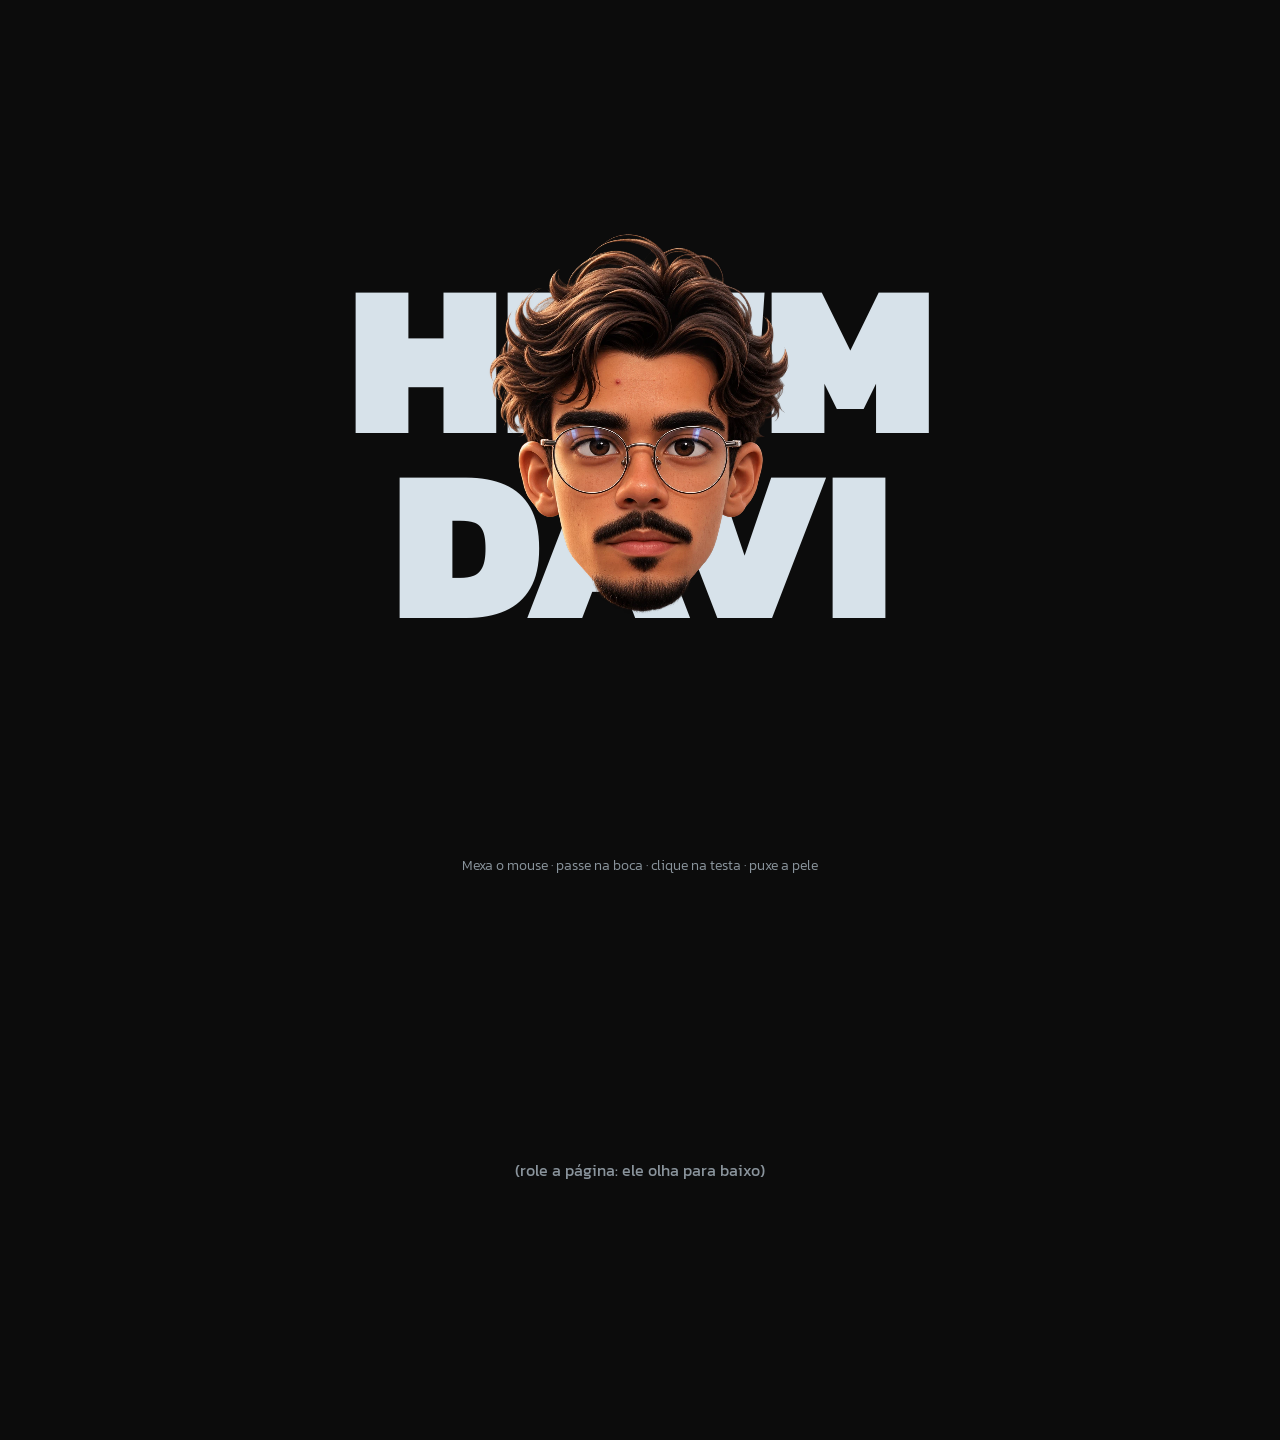
<file: retrato/prototipo.html>
<!doctype html>
<html lang="pt-BR">
<head>
<meta charset="utf-8">
<meta name="viewport" content="width=device-width,initial-scale=1">
<title>Retrato vivo</title>
<link rel="preconnect" href="https://fonts.googleapis.com">
<link href="https://fonts.googleapis.com/css2?family=Kanit:wght@300;500;900&display=swap" rel="stylesheet">
<style>
  :root { --bg: #0c0c0c; --fg: #d7e2ea; --muted: #8a949c; }
  * { box-sizing: border-box; margin: 0; padding: 0; }
  html, body { background: var(--bg); color: var(--fg); font-family: Kanit, system-ui, sans-serif; overflow-x: hidden; }
  .hero { position: relative; height: 100vh; min-height: 560px; overflow: hidden; }
  .titulo { position: absolute; inset: 0; display: grid; place-items: center; text-align: center; pointer-events: none;
            font-weight: 900; font-size: clamp(64px, 17vw, 300px); line-height: .85; letter-spacing: -.02em; text-transform: uppercase; }
  .dica { position: absolute; left: 0; right: 0; bottom: 24px; text-align: center; color: var(--muted); font-weight: 300; font-size: 14px; padding: 0 16px; }

  .hero-portrait-wrap { position: absolute; left: 50%; top: 50%; transform: translate(-50%, -50%); z-index: 10;
                        width: min(440px, 78vw); touch-action: pan-y; }
  .hero-portrait-inner { position: relative; transition: transform .45s cubic-bezier(.3, 1.4, .5, 1); will-change: transform; }
  .hero-portrait-inner.inclinado { transform: rotate(-7deg); }
  .hero-portrait-inner img { display: block; width: 100%; height: auto; user-select: none; -webkit-user-drag: none; }
  #faceGl { position: absolute; left: -35%; top: -35%; width: 170%; height: 170%; pointer-events: none; }
  .depois { height: 60vh; display: grid; place-items: center; color: var(--muted); }
</style>
</head>
<body>
<section class="hero">
  <div class="titulo">Hi, I'm<br>Davi</div>
  <div class="hero-portrait-wrap" id="magnetWrap">
    <div class="hero-portrait-inner" id="magnetInner">
      <img id="faceFallback" src="2-mae/rest.png" alt="Retrato do Davi" />
      <canvas id="faceGl" aria-hidden="true"></canvas>
    </div>
  </div>
  <p class="dica">Mexa o mouse · passe na boca · clique na testa · puxe a pele</p>
</section>
<div class="depois">(role a página: ele olha para baixo)</div>

<!-- imagens embutidas (geradas por embutir.py): só usadas quando a página é aberta direto do disco -->
<script src="imagens.js"></script>
<script>
  // ===== RETRATO VIVO =====
  // Adaptado do motor do Living Portrait: cada expressão é uma imagem inteira e alinhada;
  // o código só escolhe qual mostrar e faz a "pele" se mexer.
  (() => {
    let IDS = {
      rest: '2-mae/rest.png',
      kiss: '4-alinhadas/kiss.png',
      desconfiado: '4-alinhadas/desconfiado.png',
      e: '4-alinhadas/olhar-e.png', ne: '4-alinhadas/olhar-ne.png', n: '4-alinhadas/olhar-n.png', nw: '4-alinhadas/olhar-nw.png',
      w: '4-alinhadas/olhar-w.png', sw: '4-alinhadas/olhar-sw.png', s: '4-alinhadas/olhar-s.png', se: '4-alinhadas/olhar-se.png',
      // half: '4-alinhadas/half.png', closed: '4-alinhadas/closed.png',   // entram quando existirem
    };
    // aberto com dois cliques (file://), o WebGL só aceita as imagens embutidas
    if ((location.protocol === 'file:' || location.search.includes('embutido')) && window.RETRATO_IMGS) IDS = {...window.RETRATO_IMGS};
    // 8 direções de olhar (o original usa 16)
    const RING = ['e', 'ne', 'n', 'nw', 'w', 'sw', 's', 'se'];
    // faces que inclinam a cabeça (feito girando a imagem, não no ChatGPT)
    const TILT = {desconfiado: true};

    const OVER = 1.7, N = 72, M = N + 1, SPAN = OVER / N, ORIGIN = .5 - OVER / 2;
    const WOBBLE = 2.3 * 2 * Math.PI, REACH = .085 / SPAN, C = REACH * WOBBLE, GAMMA = 2 * .14 * WOBBLE, NU = .2 * C;

    const wrap = document.getElementById('magnetWrap'), inner = document.getElementById('magnetInner'), canvas = document.getElementById('faceGl');
    const gl = canvas.getContext('webgl', {alpha: true, premultipliedAlpha: true, antialias: true});
    if (!gl) return;
    const reduced = matchMedia('(prefers-reduced-motion: reduce)').matches;

    const VS = `attribute vec2 a, d; attribute float s; varying vec2 vUv; varying float vS;
      uniform vec2 lean; uniform float overS;
      void main(){ vUv = a; vS = s; vec2 p = a + d + lean; gl_Position = vec4(vec2(p.x-.5, .5-p.y)*2./overS, 0., 1.); }`;
    const FS = `precision highp float; varying vec2 vUv; varying float vS;
      uniform sampler2D faceA, faceB; uniform float fade;
      void main(){
        if(vUv.x<0.||vUv.y<0.||vUv.x>1.||vUv.y>1.){ gl_FragColor = vec4(0.); return; }
        vec4 c = mix(texture2D(faceA,vUv), texture2D(faceB,vUv), fade);
        if(c.a<.004){ gl_FragColor = vec4(0.); return; }
        gl_FragColor = vec4(c.rgb*vS, c.a);
      }`;
    const sh = (t, s) => { const o = gl.createShader(t); gl.shaderSource(o, s); gl.compileShader(o); if (!gl.getShaderParameter(o, gl.COMPILE_STATUS)) console.error(gl.getShaderInfoLog(o)); return o; };
    const pr = gl.createProgram();
    gl.attachShader(pr, sh(gl.VERTEX_SHADER, VS)); gl.attachShader(pr, sh(gl.FRAGMENT_SHADER, FS));
    gl.linkProgram(pr); gl.useProgram(pr);
    const U = {};
    for (const n of ['lean', 'faceA', 'faceB', 'fade', 'overS']) U[n] = gl.getUniformLocation(pr, n);
    gl.uniform1f(U.overS, OVER); gl.uniform1i(U.faceA, 0); gl.uniform1i(U.faceB, 1);

    // ---- a "pele": equação de onda amortecida sobre uma malha ----
    const count = M * M, ux = new Float32Array(count), uy = new Float32Array(count), vx = new Float32Array(count), vy = new Float32Array(count);
    const rest = new Float32Array(count * 2), dyn = new Float32Array(count * 3);
    const sx = new Float32Array(count), sy = new Float32Array(count);
    for (let j = 0, k = 0; j < M; j++) for (let i = 0; i < M; i++) { rest[k++] = ORIGIN + i * SPAN; rest[k++] = ORIGIN + j * SPAN; }
    const idx = new Uint16Array(N * N * 6);
    for (let j = 0, k = 0; j < N; j++) for (let i = 0; i < N; i++) { const a = j * M + i, b = a + 1, c = a + M, d = c + 1; idx[k++] = a; idx[k++] = c; idx[k++] = b; idx[k++] = b; idx[k++] = c; idx[k++] = d; }
    gl.bindBuffer(gl.ARRAY_BUFFER, gl.createBuffer()); gl.bufferData(gl.ARRAY_BUFFER, rest, gl.STATIC_DRAW);
    const aa = gl.getAttribLocation(pr, 'a'); gl.enableVertexAttribArray(aa); gl.vertexAttribPointer(aa, 2, gl.FLOAT, false, 0, 0);
    const dynBuf = gl.createBuffer(); gl.bindBuffer(gl.ARRAY_BUFFER, dynBuf); gl.bufferData(gl.ARRAY_BUFFER, dyn, gl.DYNAMIC_DRAW);
    const ad = gl.getAttribLocation(pr, 'd'), as = gl.getAttribLocation(pr, 's');
    gl.enableVertexAttribArray(ad); gl.vertexAttribPointer(ad, 2, gl.FLOAT, false, 12, 0);
    gl.enableVertexAttribArray(as); gl.vertexAttribPointer(as, 1, gl.FLOAT, false, 12, 8);
    gl.bindBuffer(gl.ELEMENT_ARRAY_BUFFER, gl.createBuffer()); gl.bufferData(gl.ELEMENT_ARRAY_BUFFER, idx, gl.STATIC_DRAW);
    gl.enable(gl.BLEND); gl.blendFunc(gl.ONE, gl.ONE_MINUS_SRC_ALPHA); gl.clearColor(0, 0, 0, 0);

    let brush = null;
    function takeHold(u, v, radius = .22) {
      const list = [];
      for (let k = 0; k < count; k++) {
        const dx = rest[k * 2] + ux[k] - u, dy = rest[k * 2 + 1] + uy[k] - v, w = Math.exp(-(dx * dx + dy * dy) / (radius * radius));
        if (w > .02) list.push([k, w, ux[k], uy[k]]);
      }
      brush = {u, v, list, px: 0, py: 0};
    }
    // a malha nunca pode dobrar: cada linha e coluna volta à ordem com uma folga mínima
    const GAP = SPAN * .34, lineA = new Float32Array(M), lineB = new Float32Array(M), lineP = new Float32Array(M);
    function order(start, stride, field, base) {
      for (let i = 0; i < M; i++) { const k = start + i * stride; lineP[i] = base[k] + field[k]; }
      lineA[0] = lineP[0]; for (let i = 1; i < M; i++) lineA[i] = Math.max(lineP[i], lineA[i - 1] + GAP);
      lineB[N] = lineP[N]; for (let i = N - 1; i >= 0; i--) lineB[i] = Math.min(lineP[i], lineB[i + 1] - GAP);
      for (let i = 0; i < M; i++) { const k = start + i * stride; field[k] = (lineA[i] + lineB[i]) / 2 - base[k]; }
    }
    const restX = new Float32Array(count), restY = new Float32Array(count);
    for (let k = 0; k < count; k++) { restX[k] = rest[k * 2]; restY[k] = rest[k * 2 + 1]; }
    function untangle() {
      for (let pass = 0; pass < 2; pass++) {
        for (let j = 0; j < M; j++) order(j * M, 1, sx, restX);
        for (let i = 0; i < M; i++) order(i, M, sy, restY);
      }
    }
    const H = 1 / 240; let simLeft = 0;
    function step(dt) {
      const c2 = C * C, wo2 = WOBBLE * WOBBLE;
      for (let j = 1; j < N; j++) for (let i = 1; i < N; i++) {
        const k = j * M + i, l = k - 1, r = k + 1, t = k - M, b = k + M;
        const lx = ux[l] + ux[r] + ux[t] + ux[b] - 4 * ux[k], ly = uy[l] + uy[r] + uy[t] + uy[b] - 4 * uy[k];
        const lvx = vx[l] + vx[r] + vx[t] + vx[b] - 4 * vx[k], lvy = vy[l] + vy[r] + vy[t] + vy[b] - 4 * vy[k];
        vx[k] += (c2 * lx - wo2 * ux[k] - GAMMA * vx[k] + NU * lvx) * dt;
        vy[k] += (c2 * ly - wo2 * uy[k] - GAMMA * vy[k] + NU * lvy) * dt;
      }
      if (brush) for (const [k, w, u0, v0] of brush.list) {
        const K = 3000 * w, D = 90 * w;
        vx[k] += ((u0 + brush.px * w - ux[k]) * K - vx[k] * D) * dt;
        vy[k] += ((v0 + brush.py * w - uy[k]) * K - vy[k] * D) * dt;
      }
      for (let k = 0; k < count; k++) { ux[k] += vx[k] * dt; uy[k] += vy[k] * dt; }
    }
    function poke(u, v, dx, dy, radius = .09) {
      for (let k = 0; k < count; k++) {
        const ax = rest[k * 2] - u, ay = rest[k * 2 + 1] - v, w = Math.exp(-(ax * ax + ay * ay) / (radius * radius));
        vx[k] += dx * w; vy[k] += dy * w;
      }
    }

    // ---- imagens ----
    const tex = {};
    const param = () => { gl.texParameteri(gl.TEXTURE_2D, gl.TEXTURE_WRAP_S, gl.CLAMP_TO_EDGE); gl.texParameteri(gl.TEXTURE_2D, gl.TEXTURE_WRAP_T, gl.CLAMP_TO_EDGE); gl.texParameteri(gl.TEXTURE_2D, gl.TEXTURE_MIN_FILTER, gl.LINEAR); gl.texParameteri(gl.TEXTURE_2D, gl.TEXTURE_MAG_FILTER, gl.LINEAR); };
    gl.pixelStorei(gl.UNPACK_PREMULTIPLY_ALPHA_WEBGL, true);
    const load = name => new Promise(res => { const i = new Image(); i.onload = () => res(i); i.onerror = () => res(null); i.src = IDS[name]; });
    function upload(name, img) { const t = gl.createTexture(); gl.activeTexture(gl.TEXTURE5); gl.bindTexture(gl.TEXTURE_2D, t); gl.texImage2D(gl.TEXTURE_2D, 0, gl.RGBA, gl.RGBA, gl.UNSIGNED_BYTE, img); param(); tex[name] = t; }
    let alphaMap = null;
    function hitMap(img) {
      const a = document.createElement('canvas'); a.width = a.height = 128;
      const ac = a.getContext('2d', {willReadFrequently: true}); ac.drawImage(img, 0, 0, 128, 128);
      alphaMap = ac.getImageData(0, 0, 128, 128).data;
    }

    // ---- comportamento ----
    // medidas no rosto do Davi (imagem 1254 x 1254): olhos em y ~ .49, boca ~ .70, queixo ~ .80
    const EYE_Y = .49;
    const ACTS = {
      shifty: [['eye:w', 60, 520], ['eye:e', 60, 600], ['eye:w', 60, 400], ['eye:rest', 60, 260]],
      roll: [['eye:w', 70, 220], ['eye:nw', 50, 90], ['eye:n', 50, 160], ['eye:ne', 50, 90], ['eye:e', 50, 260], ['eye:rest', 90, 200], ['desconfiado', 120, 1100]],
      kiss: [['eye:ne', 70, 400], ['kiss', 110, 900], ['eye:rest', 90, 200]],
      look: [['eye:s', 80, 700], ['eye:sw', 60, 300], ['eye:se', 60, 300], ['eye:rest', 80, 200], ['desconfiado', 120, 900]],
    };
    const ROTATION = ['shifty', 'roll', 'kiss', 'look'];
    const ZONES = {
      hover: {mouth: 'kiss'},
      tap: {brow: 'desconfiado', eyeL: 'desconfiado', eyeR: 'desconfiado', nose: 'act:roll', mouth: 'kiss', cheek: 'kiss', chin: 'desconfiado'}
    };
    const zoneAt = (u, v) => {
      const a = (u - .502) / .215, b = (v - .6) / .27;
      if (a * a + b * b > 1 || v < .36) return 'hair';
      if (v < .45) return 'brow';
      if (Math.abs(v - EYE_Y) < .05 && u > .33 && u < .47) return 'eyeL';
      if (Math.abs(v - EYE_Y) < .05 && u > .53 && u < .67) return 'eyeR';
      if (Math.abs(u - .5) < .06 && v < .64) return 'nose';
      if (v > .64 && v < .76 && Math.abs(u - .5) < .12) return 'mouth';
      return v > .76 ? 'chin' : 'cheek';
    };

    let ready = false, tStart = 0, last = performance.now();
    let pu = .5, pv = .5, onHead = false, zone = null, zoneSince = 0;
    let lastInput = -1e9, awake = false, pressed = false, downAt = 0, downU = 0, downV = 0, lastX = 0, lastY = 0;
    let moodFace = null, moodUntil = 0;
    let act = null, actI = 0, actT = 0, rotation = [], nextIdle = 30000, wantEyes = null;
    let faceA = 'rest', faceB = 'rest', fadeT = 0, fadeMs = 1;
    let logical = 'rest', logicalMs = 70, eyeNow = 'rest', eyeNowMs = 40;
    let nextBlink = 0, blinkStep = -1, blinkT = 0;
    let leanX = 0, leanY = 0, lvX = 0, lvY = 0;
    const has = n => !!tex[n];
    let simples = false;
    const fallbackImg = document.getElementById('faceFallback');

    const setFace = (n, ms) => { logical = has(n) ? n : 'rest'; logicalMs = ms; };
    const setEye = (cell, ms) => { if (has(cell)) { eyeNow = cell; eyeNowMs = ms; } };
    // só uma imagem na tela por vez
    function show(n, ms, now) {
      if (!tex[n] || n === faceB) return;
      faceA = (now - fadeT) / fadeMs > .5 ? faceB : faceA; faceB = n; fadeT = now; fadeMs = Math.min(70, Math.max(1, ms));
      inner.classList.toggle('inclinado', !!TILT[n]);
      if (simples) fallbackImg.src = IDS[n];
    }
    function compose(now) { show(logical !== 'rest' ? logical : eyeNow, logical !== 'rest' ? logicalMs : eyeNowMs, now); }
    const ringFor = (dx, dy) => RING[Math.round(((Math.atan2(-dy, dx) + Math.PI * 2) % (Math.PI * 2)) / (Math.PI / 4)) % 8];

    function startAct(name, now) { act = ACTS[name]; actI = -1; actT = now; advance(now); }
    function endAct() { act = null; wantEyes = null; }
    function advance(now) {
      actI++;
      if (!act || actI >= act.length) { endAct(); return; }
      const [face, fade] = act[actI]; actT = now;
      if (face.startsWith('eye:')) { setFace('rest', fade); wantEyes = face.slice(4); setEye(wantEyes, fade); }
      else { wantEyes = null; setFace(face, fade); }
    }

    // ---- entrada ----
    // a área do canvas é a imagem com 35% de folga em cada lado; no modo simples o canvas some, então mede pela <img>
    const toUv = (x, y) => { const r = simples ? (b => ({left: b.left - b.width * .35, top: b.top - b.height * .35, width: b.width * 1.7, height: b.height * 1.7}))(fallbackImg.getBoundingClientRect()) : canvas.getBoundingClientRect(); return [((x - r.left) / r.width - .5) * OVER + .5, ((y - r.top) / r.height - .5) * OVER + .5]; };
    const solid = (u, v) => !alphaMap ? ((u - .5) / .33) ** 2 + ((v - .47) / .42) ** 2 < 1 : u >= 0 && v >= 0 && u < 1 && v < 1 && alphaMap[((v * 128 | 0) * 128 + (u * 128 | 0)) * 4 + 3] > 40;
    function wake(now) {
      lastInput = now; nextIdle = 30000 + Math.random() * 15000;
      if (!awake) { awake = true; nextBlink = now + 1600; setEye('half', 90); setTimeout(() => awake && setEye('rest', 100), 110); }
    }
    addEventListener('pointermove', e => {
      const now = performance.now();
      const dx = e.clientX - lastX, dy = e.clientY - lastY; lastX = e.clientX; lastY = e.clientY;
      [pu, pv] = toUv(e.clientX, e.clientY);
      wake(now);
      if (act && !pressed) endAct();
      onHead = solid(pu, pv);
      const z = onHead ? zoneAt(pu, pv) : null;
      if (z !== zone) { zone = z; zoneSince = now; }
      wrap.style.cursor = pressed ? 'grabbing' : onHead ? 'grab' : '';
      if (onHead && !pressed) poke(pu, pv, dx * .00035, dy * .00035, .07);
      if (pressed && brush) {
        let px = pu - brush.u, py = pv - brush.v; const L = Math.hypot(px, py), lim = .24;
        if (L > 0) { const k = lim * (1 - Math.exp(-L / lim)) / L; px *= k; py *= k; }
        brush.px = px; brush.py = py;
      }
    });
    wrap.addEventListener('pointerdown', e => {
      const now = performance.now(), [u, v] = toUv(e.clientX, e.clientY);
      if (!solid(u, v)) return;
      wake(now); endAct(); pressed = true; downAt = now; downU = u; downV = v; takeHold(u, v);
      moodFace = null; wrap.setPointerCapture(e.pointerId); e.preventDefault();
    });
    function release() {
      if (!pressed) return;
      const now = performance.now(), L = Math.hypot(brush.px, brush.py), z = zoneAt(downU, downV), held = now - downAt;
      pressed = false; brush = null; wrap.style.cursor = onHead ? 'grab' : '';
      if (L < .03 && held < 380) {   // um toque
        const r = ZONES.tap[z];
        if (!r) return;
        if (r.startsWith('act:')) startAct(r.slice(4), now); else { moodFace = r; moodUntil = now + 1300; }
        poke(downU, downV, 0, .5, .06);
        return;
      }
      moodFace = 'desconfiado'; moodUntil = now + 700 + L * 2800;   // depois de puxar, ele fica desconfiado
    }
    addEventListener('pointerup', release); addEventListener('pointercancel', release);
    addEventListener('pointerleave', () => { zone = null; });
    let lastScroll = scrollY, scrollUntil = 0;
    addEventListener('scroll', () => { const n = performance.now(); if (Math.abs(scrollY - lastScroll) > 2) { scrollUntil = n + 500; lastScroll = scrollY; } wake(n); }, {passive: true});

    let visible = true;
    new IntersectionObserver(es => { visible = es[0].isIntersecting; }, {threshold: 0}).observe(wrap);
    new ResizeObserver(() => { const r = Math.min(devicePixelRatio || 1, 2), b = canvas.getBoundingClientRect(); canvas.width = b.width * r; canvas.height = b.height * r; gl.viewport(0, 0, canvas.width, canvas.height); }).observe(canvas);

    // ---- quadro a quadro ----
    function frame(now) {
      requestAnimationFrame(frame);
      const dt = Math.min(.04, (now - last) / 1000); last = now;
      if (!ready || !visible) return;

      // atos sozinho só depois de 30 a 45 s sem ninguém mexer
      if (act) { if (now - actT > act[actI][2]) advance(now); }
      else if (!reduced && !pressed && now - Math.max(lastInput, tStart) > nextIdle) {
        if (!rotation.length) rotation = [...ROTATION];
        startAct(rotation.shift(), now); lastInput = now; nextIdle = 30000 + Math.random() * 15000;
      }

      let want = 'rest';
      if (act) want = null;
      else if (pressed) want = 'rest';
      else if (moodFace && now < moodUntil) want = moodFace;
      else if (zone && now - zoneSince > 80 && ZONES.hover[zone]) want = ZONES.hover[zone];
      if (want) setFace(want, want === 'rest' ? 110 : 90);

      if (logical === 'rest') {
        if (wantEyes) setEye(wantEyes, 60);
        else if (!awake) setEye(has('closed') ? 'closed' : 'rest', 200);
        else if (blinkStep >= 0) {
          const s = (now - blinkT) / 62 | 0;
          if (s !== blinkStep) { blinkStep = s; if (s === 0 || s === 2) setEye('half', 20); else if (s === 1) setEye('closed', 20); else blinkStep = -1; }
        } else {
          const target = now < scrollUntil ? [0, 1] : [pu - .5, pv - EYE_Y];
          setEye(Math.hypot(target[0], target[1]) < .13 ? 'rest' : ringFor(target[0], target[1]), 50);
          if (has('half') && now > nextBlink) { blinkStep = 0; blinkT = now; setEye('half', 20); nextBlink = now + 2200 + Math.random() * 3400; }
        }
      }
      compose(now);
      if (simples) return;

      // a cabeça se inclina de leve para o cursor
      const tx = (pressed ? (brush ? brush.px * .16 : 0) : awake ? (pu - .5) * .012 : 0) + Math.sin(now * .0009) * .0015;
      const ty = (pressed ? (brush ? brush.py * .16 : 0) : awake ? (pv - EYE_Y) * .008 : 0) + Math.sin(now * .0013) * .0022;
      lvX += ((tx - leanX) * 70 - lvX * 8) * dt; lvY += ((ty - leanY) * 70 - lvY * 8) * dt;
      leanX += lvX * dt; leanY += lvY * dt;

      simLeft += dt;
      let steps = 0;
      while (simLeft >= H && steps < 9) { step(H); simLeft -= H; steps++; }
      if (steps === 9) simLeft = 0;
      for (let j = 0; j < M; j++) for (let i = 0; i < M; i++) {
        const k = j * M + i, edge = i === 0 || j === 0 || i === N || j === N;
        sx[k] = edge ? ux[k] : (ux[k] * 4 + ux[k - 1] + ux[k + 1] + ux[k - M] + ux[k + M]) / 8;
        sy[k] = edge ? uy[k] : (uy[k] * 4 + uy[k - 1] + uy[k + 1] + uy[k - M] + uy[k + M]) / 8;
      }
      untangle();
      for (let k = 0, o = 0; k < count; k++) {
        dyn[o++] = sx[k]; dyn[o++] = sy[k];
        const r = k % M, c = k / M | 0;
        let s = 1;
        if (r > 0 && r < N && c > 0 && c < N) s = Math.max(.86, Math.min(1.16, 1 - ((sx[k + 1] - sx[k - 1]) + (sy[k + M] - sy[k - M])) * 1.8));
        dyn[o++] = s;
      }
      gl.bindBuffer(gl.ARRAY_BUFFER, dynBuf); gl.bufferSubData(gl.ARRAY_BUFFER, 0, dyn);

      gl.clear(gl.COLOR_BUFFER_BIT);
      gl.activeTexture(gl.TEXTURE0); gl.bindTexture(gl.TEXTURE_2D, tex[faceA] || tex.rest);
      gl.activeTexture(gl.TEXTURE1); gl.bindTexture(gl.TEXTURE_2D, tex[faceB] || tex.rest);
      gl.uniform1f(U.fade, Math.min(1, (now - fadeT) / fadeMs));
      gl.uniform2f(U.lean, leanX, leanY);
      gl.drawElements(gl.TRIANGLES, idx.length, gl.UNSIGNED_SHORT, 0);
    }

    (async () => {
      const base = await load('rest');
      if (!base) return;
      // aberto direto do disco (file://), o navegador proíbe o WebGL de ler as imagens:
      // aí entra o modo simples, que só troca a <img> (sem a pele elástica)
      try { if (location.search.includes('simples')) throw new Error('forçado pelo endereço'); upload('rest', base); hitMap(base); }
      catch (e) { simples = true; tex.rest = true; canvas.style.display = 'none'; console.warn('Modo simples (abra pelo servidor para a versão completa):', e.message); }
      if (!simples) document.getElementById('faceFallback').style.visibility = 'hidden';
      ready = true; tStart = performance.now(); requestAnimationFrame(frame);
      const names = Object.keys(IDS).filter(n => n !== 'rest');
      let i = 0;
      await Promise.all(Array.from({length: 4}, async () => { while (i < names.length) { const n = names[i++]; const img = await load(n); if (img) { if (simples) tex[n] = true; else upload(n, img); } } }));
      window.__retrato = {tex: Object.keys(tex), get face() { return faceB; }};
    })();
  })();
</script>
</body>
</html>
</file>
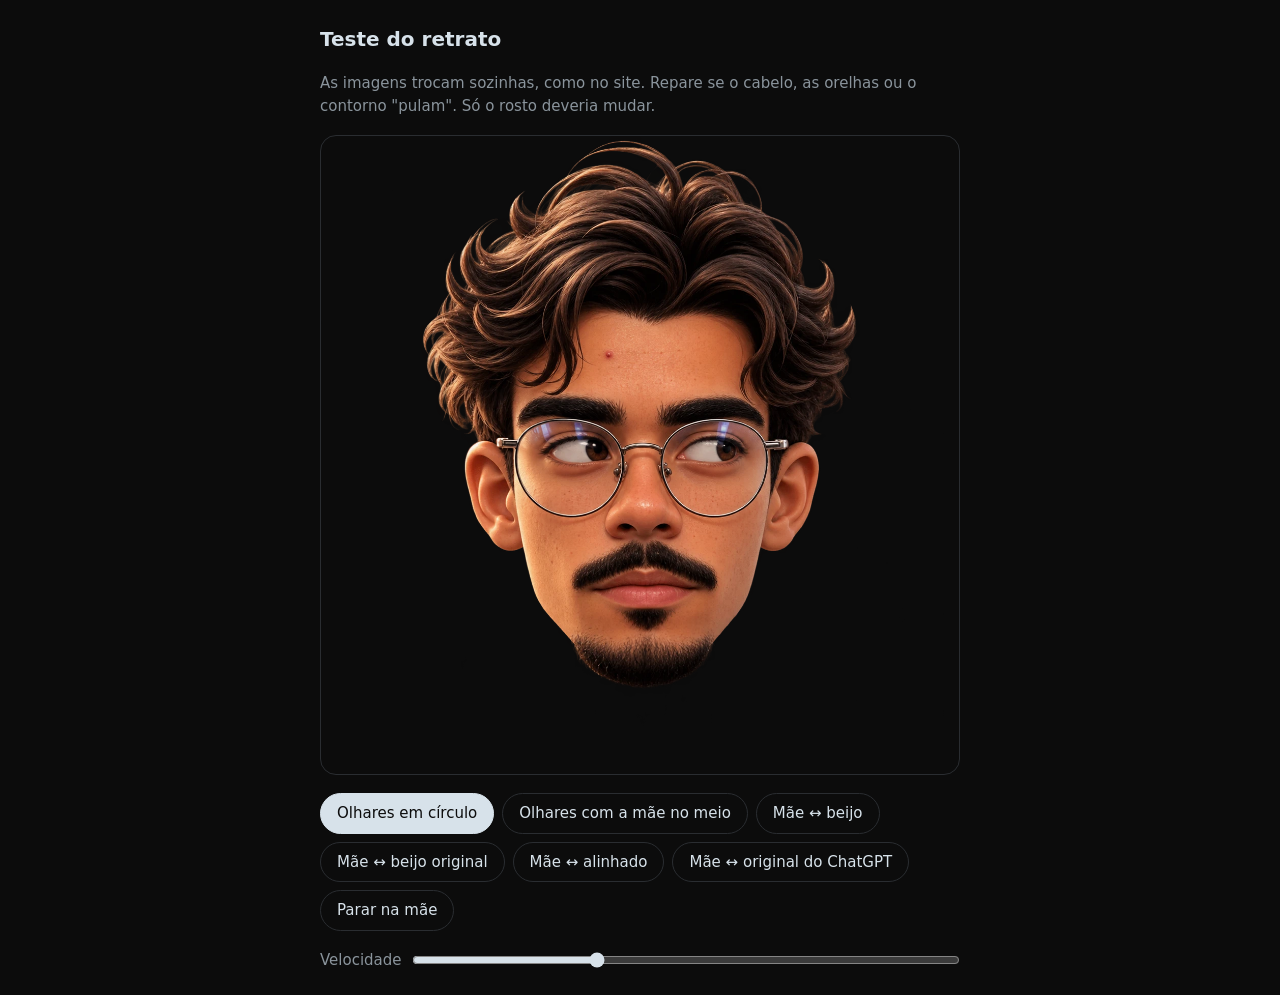
<file: retrato/teste.html>
<!doctype html>
<html lang="pt-BR">
<head>
<meta charset="utf-8">
<meta name="viewport" content="width=device-width,initial-scale=1">
<title>Teste do retrato</title>
<style>
  :root { --bg: #0c0c0c; --fg: #d7e2ea; --muted: #8a949c; --line: #2a2d31; --accent: #b600a8; }
  * { box-sizing: border-box; margin: 0; padding: 0; }
  body { background: var(--bg); color: var(--fg); font: 15px/1.5 system-ui, sans-serif; min-height: 100vh;
         display: grid; place-items: center; padding: 24px 16px; }
  main { width: min(640px, 100%); display: grid; gap: 18px; }
  h1 { font-size: 20px; font-weight: 600; }
  p { color: var(--muted); }
  .palco { position: relative; aspect-ratio: 1; width: 100%; border: 1px solid var(--line); border-radius: 16px; overflow: hidden; }
  .palco img { position: absolute; inset: 0; width: 100%; height: 100%; object-fit: contain; transition: opacity 70ms linear; }
  .controles { display: flex; flex-wrap: wrap; gap: 8px; }
  button { font: inherit; color: var(--fg); background: transparent; border: 1px solid var(--line); border-radius: 999px;
           padding: 8px 16px; cursor: pointer; }
  button[aria-pressed="true"] { background: var(--fg); color: var(--bg); border-color: var(--fg); }
  label { display: flex; align-items: center; gap: 10px; color: var(--muted); }
  input[type=range] { flex: 1; accent-color: var(--fg); }
</style>
</head>
<body>
<main>
  <h1>Teste do retrato</h1>
  <p>As imagens trocam sozinhas, como no site. Repare se o cabelo, as orelhas ou o contorno "pulam". Só o rosto deveria mudar.</p>
  <div class="palco" id="palco"></div>
  <div class="controles" id="modos"></div>
  <label>Velocidade <input type="range" id="vel" min="150" max="1500" value="600"></label>
</main>
<script>
  // imagens do teste: a mãe primeiro, depois as expressões alinhadas
  const imagens = [
    ['mãe', '2-mae/rest.png'],
    ['desconfiado (alinhado)', '4-alinhadas/desconfiado.png'],
    ['desconfiado (original do ChatGPT)', '3-chatgpt/desconfiado.webp'],
    ['beijo (alinhado)', '4-alinhadas/kiss.png'],
    ['beijo (original do ChatGPT)', '3-chatgpt/kiss.webp'],
    ...'n ne e se s sw w nw'.split(' ').map(d => ['olhar ' + d, '4-alinhadas/olhar-' + d + '.png']),
  ];
  const modos = [
    ['Olhares em círculo', [5, 6, 7, 8, 9, 10, 11, 12]],
    ['Olhares com a mãe no meio', [0, 5, 0, 6, 0, 7, 0, 8, 0, 9, 0, 10, 0, 11, 0, 12]],
    ['Mãe ↔ beijo', [0, 3]],
    ['Mãe ↔ beijo original', [0, 4]],
    ['Mãe ↔ alinhado', [0, 1]],
    ['Mãe ↔ original do ChatGPT', [0, 2]],
    ['Parar na mãe', [0]],
  ];
  const palco = document.getElementById('palco'), vel = document.getElementById('vel');
  const els = imagens.map(([alt, src], i) => {
    const im = new Image(); im.src = src; im.alt = alt; im.style.opacity = i ? 0 : 1; palco.append(im); return im;
  });
  let seq = modos[0][1], passo = 0, timer;
  function mostrar(i) { els.forEach((e, j) => e.style.opacity = j === i ? 1 : 0); }
  function tocar() { clearTimeout(timer); mostrar(seq[passo % seq.length]); passo++; if (seq.length > 1) timer = setTimeout(tocar, +vel.value); }
  const barra = document.getElementById('modos');
  modos.forEach(([nome, s], i) => {
    const b = document.createElement('button'); b.textContent = nome; b.setAttribute('aria-pressed', i === 0);
    b.onclick = () => { barra.querySelectorAll('button').forEach(x => x.setAttribute('aria-pressed', x === b)); seq = s; passo = 0; tocar(); };
    barra.append(b);
  });
  vel.oninput = tocar;
  tocar();
</script>
</body>
</html>
</file>
